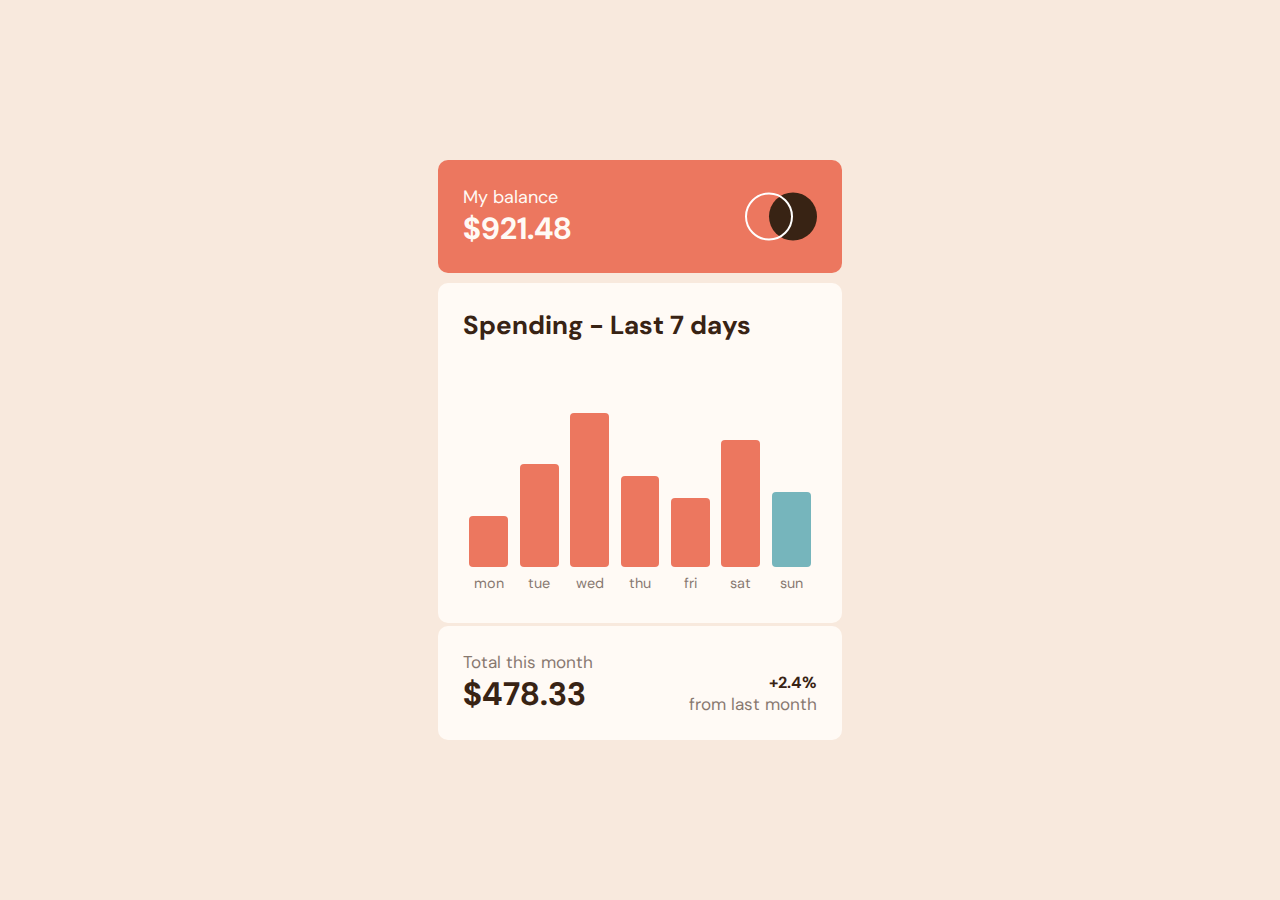
<file: index.html>
<!DOCTYPE html>
<html lang="en">
<head>
  <meta charset="UTF-8">
  <meta name="viewport" content="width=device-width, initial-scale=1.0"> 
  <link rel="icon" type="image/png" sizes="32x32" href="./images/favicon-32x32.png">
  <link rel="preconnect" href="https://fonts.googleapis.com">
  <link rel="preconnect" href="https://fonts.gstatic.com" crossorigin>
  <link href="https://fonts.googleapis.com/css2?family=DM+Sans:wght@400;700&display=swap" rel="stylesheet">
  <link rel="stylesheet" href="style.css">
  <title>Expenses Chart component</title>
</head>
<body>
  <div class="main-container">
    <div class="balance-and-logo-container">
      <div class="balance-container">
        <p id="my-balance">My balance</p>
        <p id="balance">$921.48</p>
      </div>
      <img src="images/logo.svg" alt="logo">
    </div>
    <div class="bar-chart-container">
      <p id="spending">Spending - Last 7 days</p>
      <div class="bar-chart">
        <div class="bar-container">
          <div class="hover-info">
            <p class="hover-text"></p>
          </div>
          <div class="bars"></div>
          <p class="bar-text">mon</p>
        </div>
        <div class="bar-container">
          <div class="hover-info">
            <p class="hover-text"></p>
          </div>
          <div class="bars"></div>
          <p class="bar-text">tue</p>
        </div>
        <div class="bar-container">
          <div class="hover-info">
            <p class="hover-text"></p>
          </div>
          <div class="bars"></div>
          <p class="bar-text">wed</p>
        </div>
        <div class="bar-container">
          <div class="hover-info">
            <p class="hover-text"></p>
          </div>
          <div class="bars"></div>
          <p class="bar-text">thu</p>
        </div>
        <div class="bar-container">
          <div class="hover-info">
            <p class="hover-text"></p>
          </div>
          <div class="bars"></div>
          <p class="bar-text">fri</p>
        </div>
        <div class="bar-container">
          <div class="hover-info">
            <p class="hover-text"></p>
          </div>
          <div class="bars"></div>
          <p class="bar-text">sat</p>
        </div>
        <div class="bar-container">
          <div class="hover-info">
            <p class="hover-text"></p>
          </div>
          <div class="bars"></div>
          <p class="bar-text">sun</p>
        </div>
      </div>
    </div>
    <div class="total-container">
      <div class="total-left">
        <p class="text">Total this month</p>
        <p id="total">$478.33</p>
      </div>
      <div class="total-right">
        <p id="percent-rise">+2.4%</p>
        <p class="text">from last month</p>
      </div>
    </div>
  </div>
  <script src="index.js"></script>
</body>
</html>
</file>
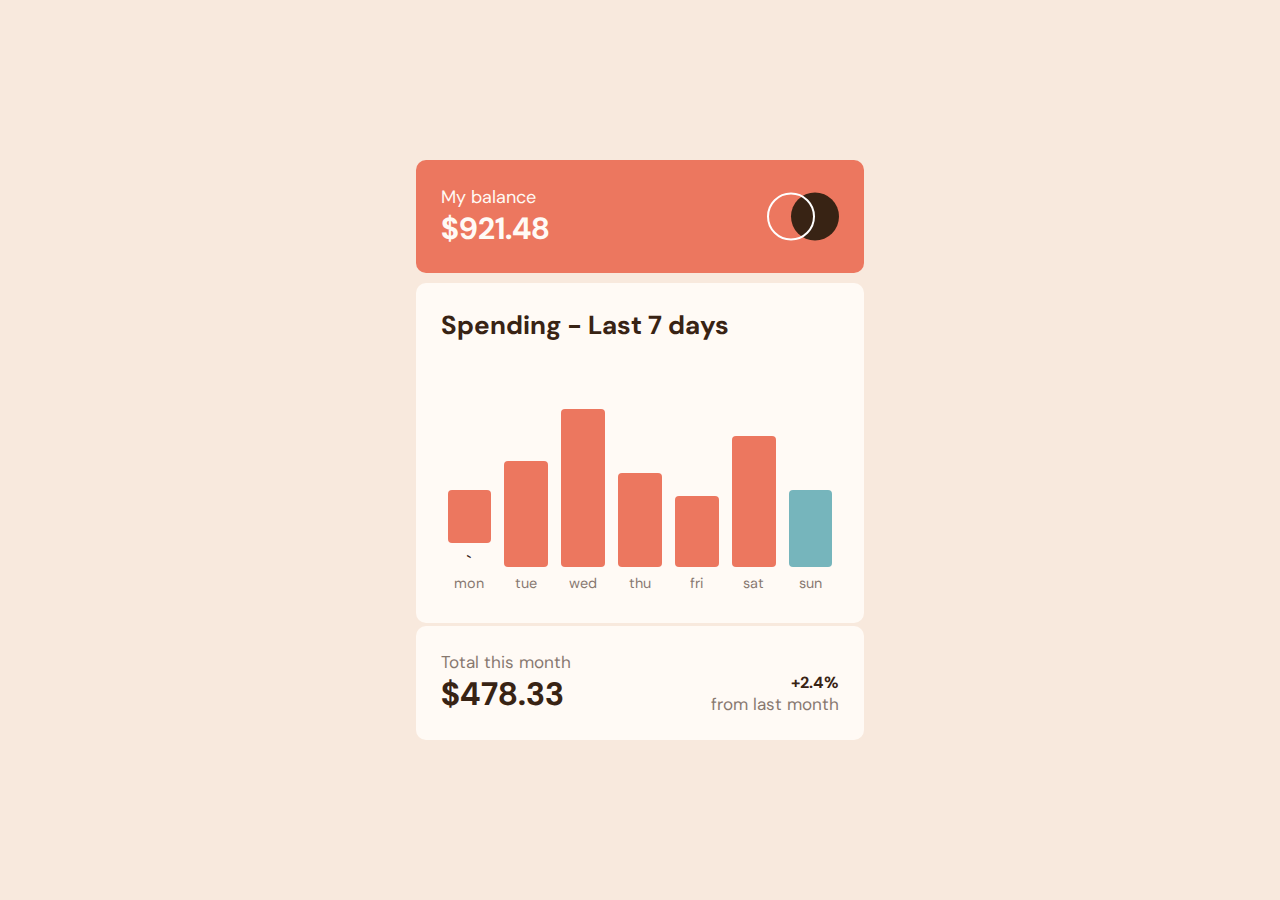
<file: expenses-chart-component-main/index.html>
<!DOCTYPE html>
<html lang="en">
<head>
  <meta charset="UTF-8">
  <meta name="viewport" content="width=device-width, initial-scale=1.0"> 
  <link rel="icon" type="image/png" sizes="32x32" href="./images/favicon-32x32.png">
  <link rel="preconnect" href="https://fonts.googleapis.com">
  <link rel="preconnect" href="https://fonts.gstatic.com" crossorigin>
  <link href="https://fonts.googleapis.com/css2?family=DM+Sans:wght@400;700&display=swap" rel="stylesheet">
  <link rel="stylesheet" href="style.css">
  <title>Expenses Chart component</title>
</head>
<body>
  <div class="main-container">
    <div class="balance-and-logo-container">
      <div class="balance-container">
        <p id="my-balance">My balance</p>
        <p id="balance">$921.48</p>
      </div>
      <img src="images/logo.svg" alt="logo">
    </div>
    <div class="bar-chart-container">
      <p id="spending">Spending - Last 7 days</p>
      <div class="bar-chart">
        <div class="bar-container">
          <div class="hover-info">
            <p class="hover-text"></p>
          </div>
          <div class="bars"></div>`
          <p class="bar-text">mon</p>
        </div>
        <div class="bar-container">
          <div class="hover-info">
            <p class="hover-text"></p>
          </div>
          <div class="bars"></div>
          <p class="bar-text">tue</p>
        </div>
        <div class="bar-container">
          <div class="hover-info">
            <p class="hover-text"></p>
          </div>
          <div class="bars"></div>
          <p class="bar-text">wed</p>
        </div>
        <div class="bar-container">
          <div class="hover-info">
            <p class="hover-text"></p>
          </div>
          <div class="bars"></div>
          <p class="bar-text">thu</p>
        </div>
        <div class="bar-container">
          <div class="hover-info">
            <p class="hover-text"></p>
          </div>
          <div class="bars"></div>
          <p class="bar-text">fri</p>
        </div>
        <div class="bar-container">
          <div class="hover-info">
            <p class="hover-text"></p>
          </div>
          <div class="bars"></div>
          <p class="bar-text">sat</p>
        </div>
        <div class="bar-container">
          <div class="hover-info">
            <p class="hover-text"></p>
          </div>
          <div class="bars"></div>
          <p class="bar-text">sun</p>
        </div>
      </div>
    </div>
    <div class="total-container">
      <div class="total-left">
        <p class="text">Total this month</p>
        <p id="total">$478.33</p>
      </div>
      <div class="total-right">
        <p id="percent-rise">+2.4%</p>
        <p class="text">from last month</p>
      </div>
    </div>
  </div>
  <script src="index.js"></script>
</body>
</html>
</file>
<file: style.css>
* {
    box-sizing: border-box;
    padding: 0;
    margin: 0;
    font-family: 'DM Sans', sans-serif;
    font-size: 18px;
}

body {
    height: 100vh;
    display: flex;
    justify-content: center;
    align-items: center;
    background-color: hsl(27, 66%, 92%);
}

.main-container {
    width: 375px;
    min-width: 375px;
    display: flex;
    flex-direction: column;
    align-items: center;
}

.balance-and-logo-container{
    width: 90%;
    background-color: hsl(10, 79%, 65%);
    display: flex;
    justify-content: space-between;
    padding: 25px;
    margin-bottom: 10px;
    border-radius: 10px;
    color: hsl(33, 100%, 98%);
}

.balance-and-logo-container #balance {
    font-weight: 700;
    font-size: 1.7rem;
}

/*Insert Children here classes and id's here*/

.bar-chart-container {
    background-color: hsl(33, 100%, 98%);
    width: 90%;
    height: 340px;
    border-radius: 10px;
    padding: 25px;
    margin-bottom: 3px;
    color: hsl(25, 47%, 15%);
}

/*Also insert here*/
.bar-chart-container #spending{
    margin-bottom: 30px;
    font-size: 1.45rem;
    font-weight: 700;
}

.bar-chart {
    display: flex;
    justify-content: space-around;
    align-items: flex-end;
    height: 220px;
    width: 100%;
}

.bar-container {
    display: flex;
    flex-direction: column;
    justify-content: flex-end;
    align-items: center;
    height: 100%;
    width: 11%;
    text-align: center;
}

.bars {
    /*set height dynamically in js*/
    height: 10%;
    width: 100%;
    background-color: hsl(10, 79%, 65%);
    margin-bottom: 7px;
    border-radius: 4px;
    margin-top: 10px;
    transition: 0.5s;
    transition-delay: 1s;
}

.bar-container .bar-text {
    opacity: 60%;
    font-size: 0.8rem;
}

.bars:hover {
    cursor: pointer;
}

/*Still more rules to be added here. No forget oh*/

.total-container {
    width: 90%;
    display: flex;
    justify-content: space-between;
    align-items: flex-end;
    background-color: hsl(33, 100%, 98%);
    padding: 25px;
    border-radius: 10px;
    color: hsl(25, 47%, 15%);
}

.total-left #total {
    font-weight: 700;
    font-size: 1.8rem;
}

.text {
    opacity: 60%;
    font-size: 0.95rem;
}

.total-right {
    display: flex;
    flex-direction: column;
    align-items: flex-end;
}

.total-right #percent-rise {
    font-weight: 700;
    font-size: 0.9rem;
}

/*Hover info styling*/

.hover-info {
    background-color: hsl(25, 47%, 15%);
    text-align: center;
    padding: 7px;
    border-radius: 3px;
    display: none;
}

.hover-info .hover-text {
    color: hsl(33, 100%, 98%);
    font-size: 0.65rem;
}

@media only screen and (min-width: 992px) {
    .main-container {
        width: 35%;
        max-width: 504px;
        min-width: 375px;
    }
}
</file>
<file: expenses-chart-component-main/style.css>
* {
    box-sizing: border-box;
    padding: 0;
    margin: 0;
    font-family: 'DM Sans', sans-serif;
    font-size: 18px;
}

body {
    height: 100vh;
    display: flex;
    justify-content: center;
    align-items: center;
    background-color: hsl(27, 66%, 92%);
}

.main-container {
    width: 375px;
    min-width: 375px;
}

.balance-and-logo-container{
    width: 100%;
    background-color: hsl(10, 79%, 65%);
    display: flex;
    justify-content: space-between;
    padding: 25px;
    margin-bottom: 10px;
    border-radius: 10px;
    color: hsl(33, 100%, 98%);
}

.balance-and-logo-container #balance {
    font-weight: 700;
    font-size: 1.7rem;
}

/*Insert Children here classes and id's here*/

.bar-chart-container {
    background-color: hsl(33, 100%, 98%);
    width: 100%;
    height: 340px;
    border-radius: 10px;
    padding: 25px;
    margin-bottom: 3px;
    color: hsl(25, 47%, 15%);
}

/*Also insert here*/
.bar-chart-container #spending{
    margin-bottom: 30px;
    font-size: 1.45rem;
    font-weight: 700;
}

.bar-chart {
    display: flex;
    justify-content: space-around;
    align-items: flex-end;
    height: 220px;
    width: 100%;
}

.bar-container {
    display: flex;
    flex-direction: column;
    justify-content: flex-end;
    align-items: center;
    height: 100%;
    width: 11%;
    text-align: center;
}

.bars {
    /*set height dynamically in js*/
    height: 10%;
    width: 100%;
    background-color: hsl(10, 79%, 65%);
    margin-bottom: 7px;
    border-radius: 4px;
    margin-top: 10px;
    transition: 0.5s;
    transition-delay: 1s;
}

.bar-container .bar-text {
    opacity: 60%;
    font-size: 0.8rem;
}

.bars:hover {
    cursor: pointer;
}

/*Still more rules to be added here. No forget oh*/

.total-container {
    width: 100%;
    display: flex;
    justify-content: space-between;
    align-items: flex-end;
    background-color: hsl(33, 100%, 98%);
    padding: 25px;
    border-radius: 10px;
    color: hsl(25, 47%, 15%);
}

.total-left #total {
    font-weight: 700;
    font-size: 1.8rem;
}

.text {
    opacity: 60%;
    font-size: 0.95rem;
}

.total-right {
    display: flex;
    flex-direction: column;
    align-items: flex-end;
}

.total-right #percent-rise {
    font-weight: 700;
    font-size: 0.9rem;
}

/*Hover info styling*/

.hover-info {
    background-color: hsl(25, 47%, 15%);
    text-align: center;
    padding: 7px;
    border-radius: 3px;
    display: none;
}

.hover-info .hover-text {
    color: hsl(33, 100%, 98%);
    font-size: 0.65rem;
}

@media only screen and (min-width: 992px) {
    .main-container {
        width: 35%;
        max-width: 504px;
        min-width: 375px;
    }
}
</file>
